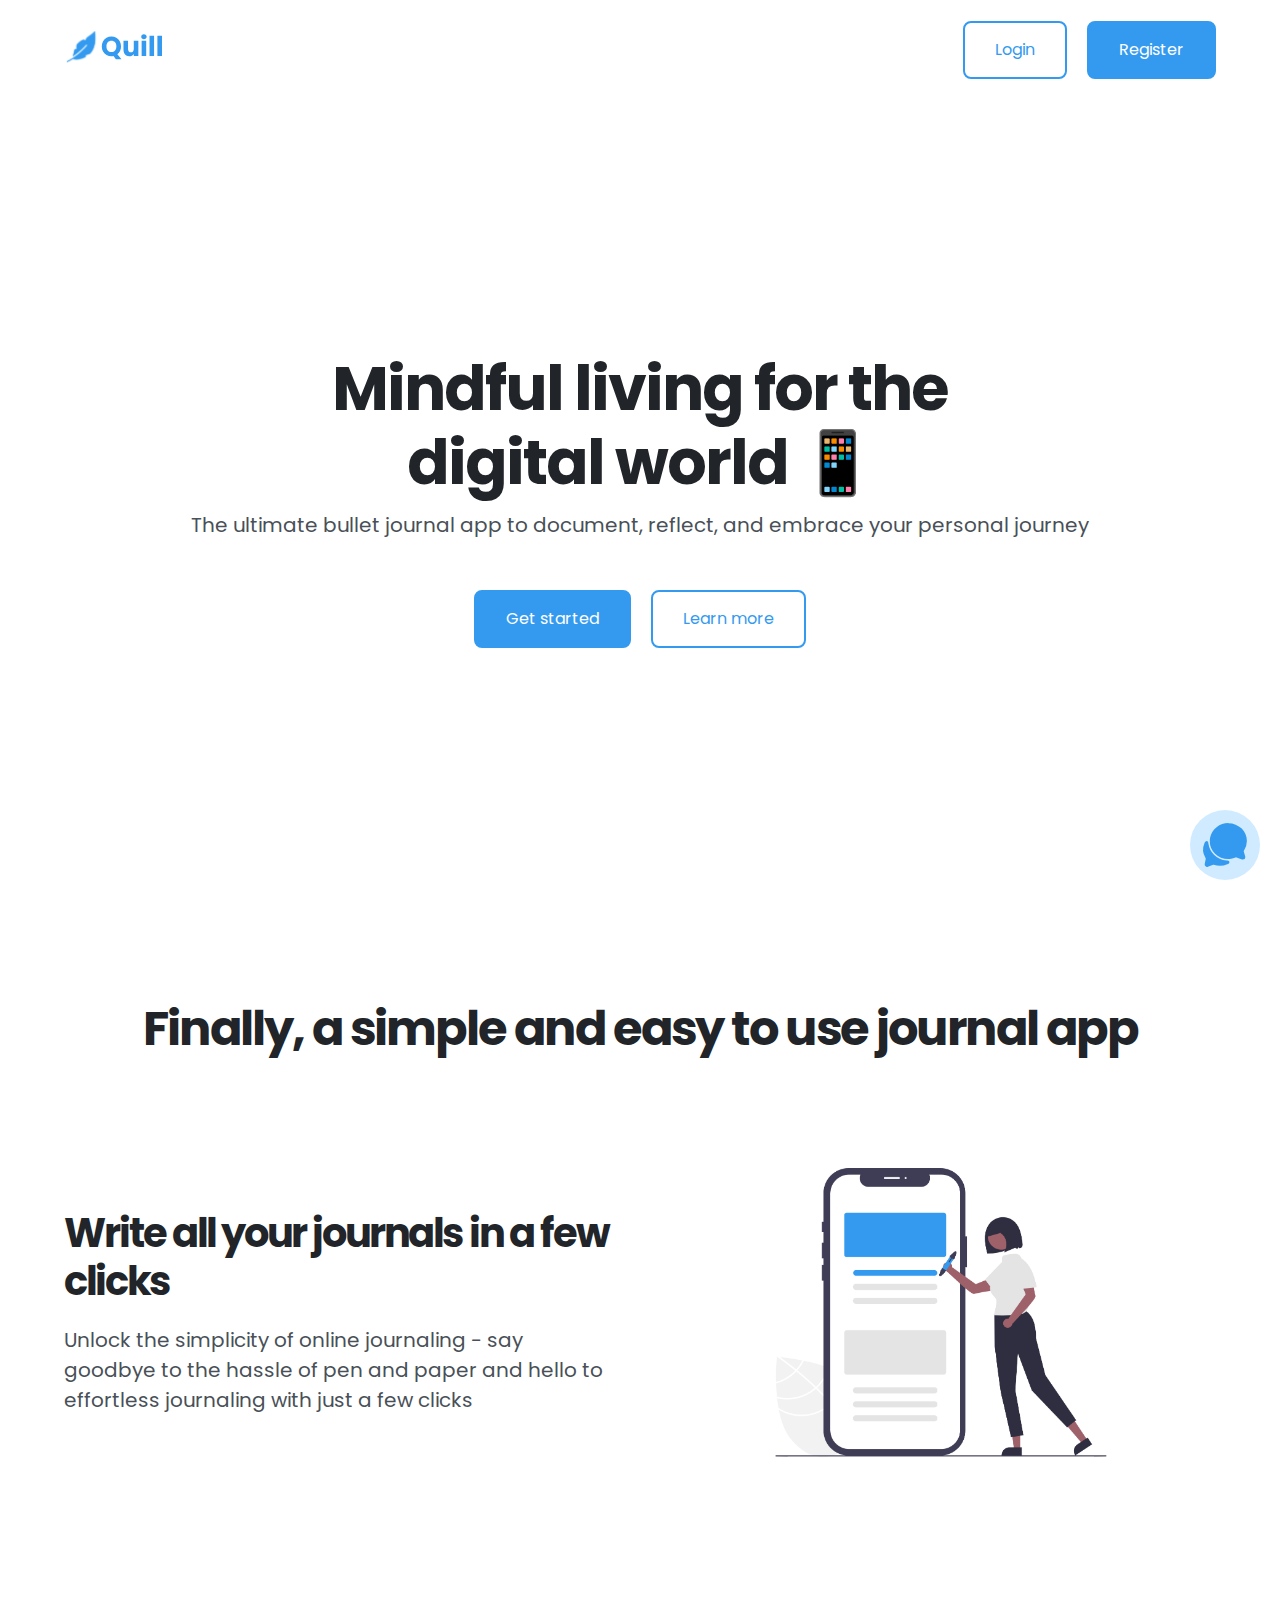
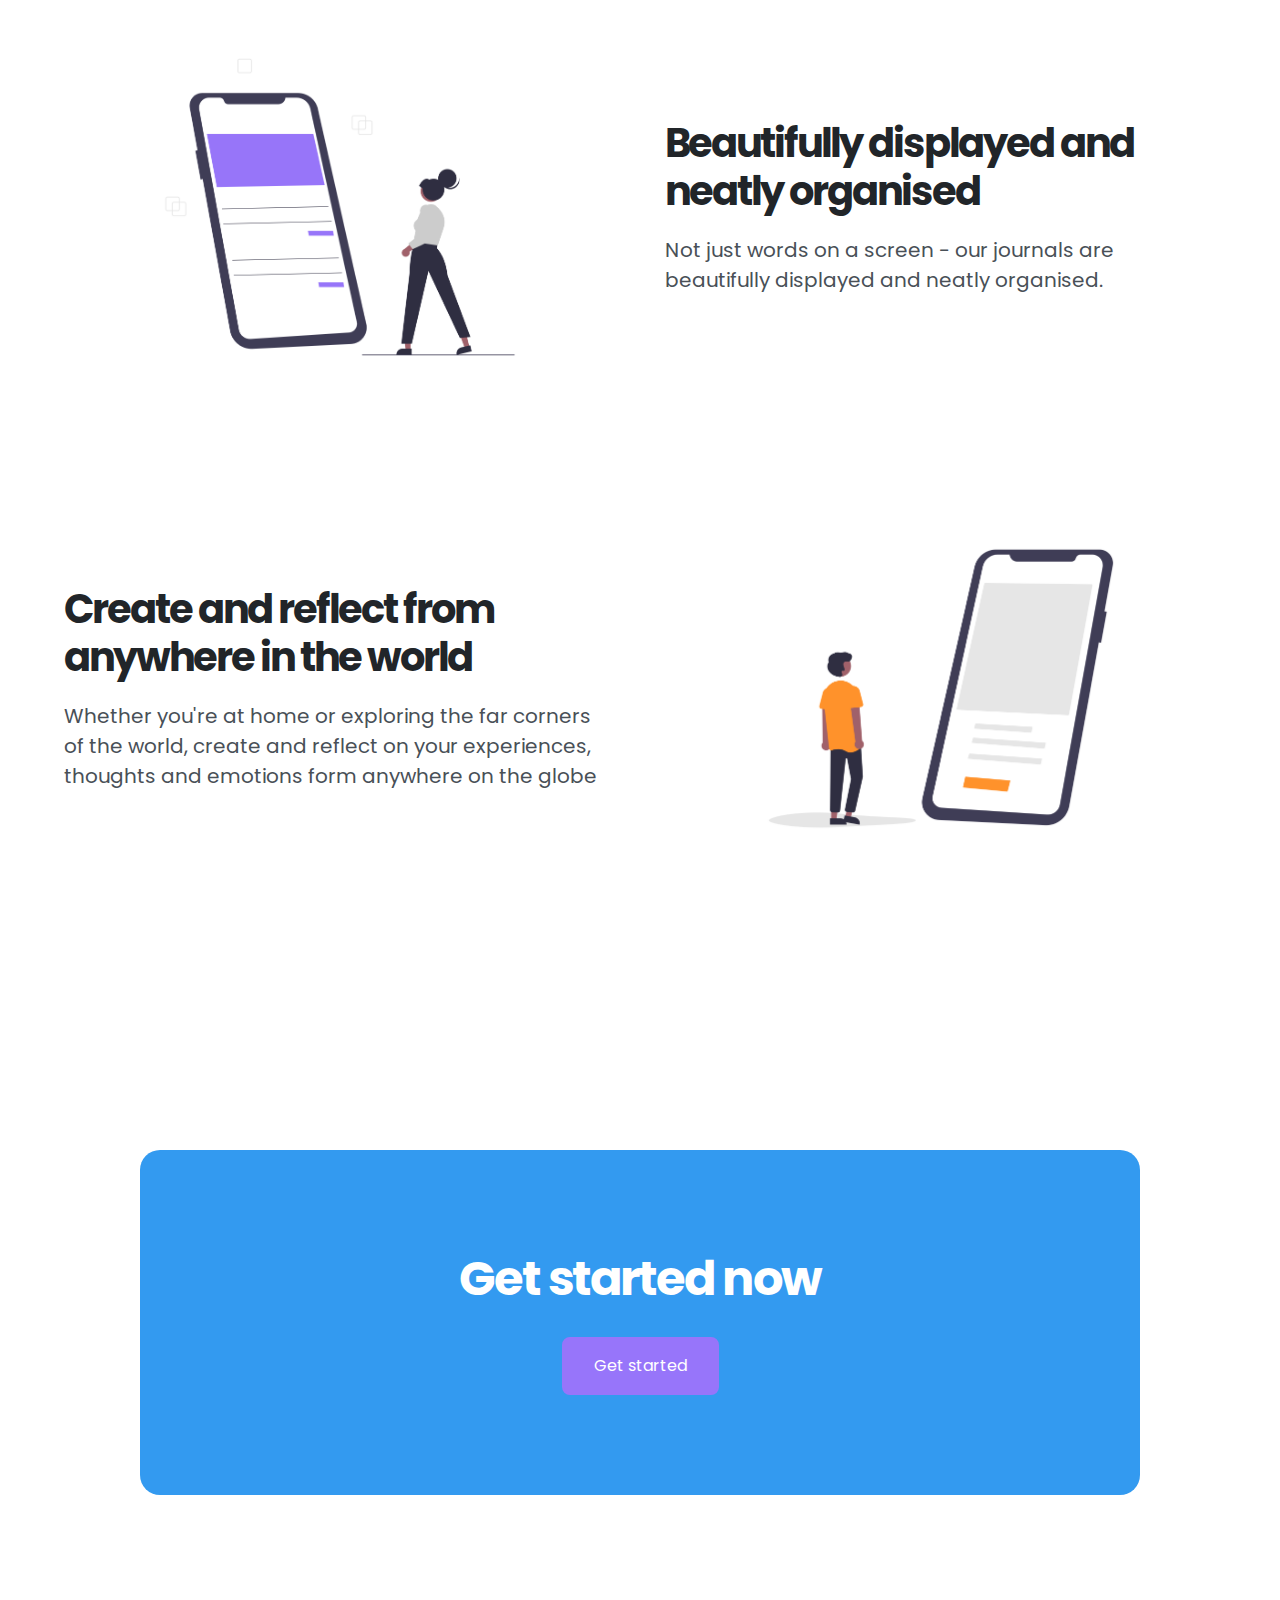
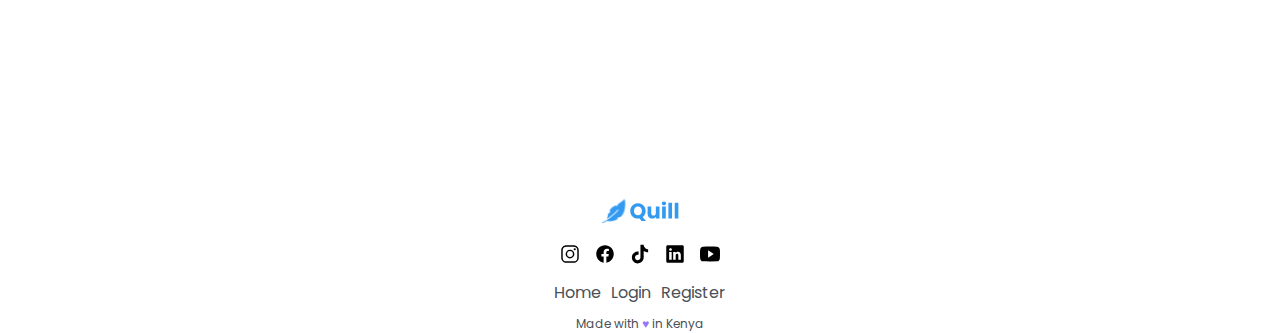
<file: index.html>
<!DOCTYPE html>
<html lang="en">
<head>
    <meta charset="UTF-8">
    <meta name="viewport" content="width=device-width, initial-scale=1.0">
    <link rel="preconnect" href="https://fonts.googleapis.com">
    <link rel="preconnect" href="https://fonts.gstatic.com" crossorigin>
    <link href="https://fonts.googleapis.com/css2?family=Poppins:ital,wght@0,100;0,200;0,300;0,400;0,500;0,600;0,700;0,800;0,900;1,100;1,200;1,300;1,400;1,500;1,600;1,700;1,800;1,900&display=swap" rel="stylesheet">
    <link rel="stylesheet" href="app.css">
    <link rel="stylesheet" href="queries.css">
    <title>Quill</title>
</head>
<body>
  <div class="container">
    <header>
      <!-- NAVIGATION -->
      <nav class="navbar">
        <a href="index.html"><img class="logo-md" src="images/quill.svg" alt="quill logo"></a>
        <ul class="nav-btn-container">
          <li><a class="btn btn-primary-outline" href="login.html">Login</a></li>
          <li><a class="btn btn-primary" href="register.html">Register</a></li>
        </ul>
      </nav>  
  
      <!-- HERO SECTION -->
      <section class="hero-section">
        <h1 class="hero-heading"><span>Mindful living</span> for the <br class="hero-heading-break"> digital world 📱</h1>
        <p class="hero-paragraph">The ultimate bullet journal app to document, reflect, and embrace your personal journey</p>
        <ul class="hero-btn-container">
          <li><a class="btn btn-primary" href="register.html">Get started</a></li>
          <li><a class="btn btn-primary-outline" href="#features">Learn more</a></li>
        </ul>
      </section> 
    </header>     
  
    <main>
      <!-- FEATURE SECTION -->
      <section class="features-section">
        <h2 class="features-main-heading">Finally, a <span>simple and easy</span> to use journal app</h2>
        <div class="features-grid-container">
          <div>
            <h3 class="feature-headings">Write all your journals in a few clicks</h3>
            <p>Unlock the simplicity of online journaling - say goodbye to the hassle of pen and paper and hello to effortless journaling with just a few clicks</p>
          </div>
          <img class="feature-img" src="images/features-1.png" alt="simple online journaling">
          <div>
            <h3 class="feature-headings">Beautifully displayed and neatly organised</h3>
            <p>Not just words on a screen - our journals are beautifully displayed and neatly organised.</p>
          </div>
          <img class="feature-img feature-img-swap-order" src="images/features-2.png" alt="beautifly displayed journals">
          <div>
            <h3 class="feature-headings">Create and reflect from anywhere in the world</h3>
            <p>Whether you're at home or exploring the far corners of the world, create and reflect on your experiences, thoughts and emotions form anywhere on the globe</p>
          </div>
          <img class="feature-img" src="images/features-3.png" alt="create journals anywhere">
        </div>
      </section>    
  
      <!-- CTA SECTION -->
      <section class="cta-section">
        <div class="cta-card">
          <h2 class="cta-heading">Get started now</h2>
          <a class="btn btn-secondary" href="register.html">Get started</a>
        </div>      
      </section> 
    </main>      
  
      <!-- FOOTER -->
      <footer class="footer">
        <a href="index.html"><img class="logo-sm" src="images/quill.svg" alt="quill logo"></a>    
        <ul class="social-icons-container">
          <li><a href="https://www.instagram.com"><img class="social-icons" src="images/instagram.svg" alt="instagram logo"></a></li>
          <li><a href="https://www.facebook.com"><img class="social-icons" src="images/facebook.svg" alt="facebook logo"></a></li>
          <li><a href="https://www.tiktok.com"><img class="social-icons" src="images/tiktok.svg" alt="tiktok logo"></a></li>
          <li><a href="https://www.linkedin.com"><img class="social-icons" src="images/linkedin.svg" alt="linkedin logo"></a></li>
          <li><a href="https://www.youtube.com"><img class="social-icons" src="images/youtube.svg" alt="youtube logo"></a></li>
        </ul>
        <ul class="footer-links-container">
          <li><a href="index.html">Home</a></li>
          <li><a href="login.html">Login</a></li>
          <li><a href="register.html">Register</a></li>
        </ul>
  
        <p class="small-text">Made with <span class="heart-icon">♥︎</span> in Kenya</p>
      </footer>
  </div>

  <div class="chat-container">
    <img class="chat-icon" src="images/chat.svg" alt="chat icon">
  </div>
  
</body>
</html>
</file>
<file: app.css>
/* -------------- GLOBAL STYLES -------------- */

:root {
  /* FONT SIZE */
  --text-sm: 1.2rem; 
  --text-base: 1.6rem;
  --text-paragraph: 2rem;
  --text-h5: 2.4rem;
  --text-h4: 3.2rem;
  --text-h3: 4rem;
  --text-h2: 4.8rem;
  --text-h1: 6.2rem; 

  /* FONT WEIGHT */
  --font-weight-normal: 400;
  --font-weight-bold: 700;

  /* LINE HEIGHT */
  --line-height-tight: 1.2;
  --line-height-normal: 1.5;

  /* LETTER SPACING */
  --letter-spcaing-tight: -2px;

  /* FONT FAMILY */
  --font-family: "Poppins", sans-serif;

  /* COLORS */
  --primary-base: #339af0;
  --primary-tint: #d0ebff;
  --primary-shade: #1c7ed6; 
  --secondary-base: #9775fa;
  --secondary-tint: #e5dbff;
  --secondary-shade: #7048e8;
  --tertairy-base: #ff922b;
  --tertiary-tint: #ffe8cc;
  --tertiary-shade: #f76707 ;
  --grey-base: #495057;
  --grey-tint: #f1f3f5;
  --grey-shade: #212529;
  --white: #ffffff;
  --black: #000000;   

  /* MISCELLANEOUS */
  --nav-height: 100px;
}

* {
  box-sizing: border-box;
  margin: 0;
  padding: 0;
}

html {
  font-size: 62.5%;
}

body {
  font-family: var(--font-family);
  font-weight: var(--font-weight-normal);
  line-height: var(--line-height-normal);
  color: var(--grey-base);
}

.container {
  max-width: 1200px;
  width: 90%;
  margin: 0 auto;
}

h1, h2, h3 {
  font-weight: var(--font-weight-bold);
  line-height: var(--line-height-tight);
  letter-spacing: var(--letter-spcaing-tight);
  color: var(--grey-shade);
}

h1 {
  font-size: var(--text-h1);
}

h2 {
  text-align: center;
  font-size: var(--text-h2);
}

h3 {
  font-size: var(--text-h3);
}

p {
  font-size: var(--text-paragraph);
}

a {
  text-decoration: none;
  font-size: var(--text-base);
  display: inline-block;
}

a:link, a:visited, a:hover, a:active {
  color: var(--grey-base);
}

ul {
  list-style: none;
}

.small-text {
  font-size: var(--text-sm);
}

/* -------------- COMPONENTS -------------- */

.btn {
  font-weight: var(--font-weight-normal);
  font-size: var(--text-base);
  text-decoration: none;
  padding: 1.5rem 3rem;
  border-radius: 8px;
}

.btn-primary:link, .btn-primary:visited {
  color: var(--white);
  background-color: var(--primary-base);
  border: 2px solid var(--primary-base);
}

.btn-primary:hover, .btn-primary:active {
  color: var(--white);
  background-color: var(--primary-shade);
  border: 2px solid var(--primary-shade);
}

.btn-primary-outline:link, .btn-primary-outline:visited {
  color: var(--primary-base);
  background-color: var(--white);
  border: 2px solid var(--primary-base);
}

.btn-primary-outline:hover, .btn-primary-outline:active {
  color: var(--primary-shade);
  background-color: var(--white);
  border: 2px solid var(--primary-shade);
}

.btn-secondary:link, .btn-secondary:visited {
  color: var(--white);
  background-color: var(--secondary-base);
  border: 2px solid var(--secondary-base);
}

.btn-secondary:hover, .btn-secondary:active {
  color: var(--white);
  background-color: var(--secondary-shade);
  border: 2px solid var(--secondary-shade);
}

.logo-md {
  width: 100px;
}

.logo-sm {
  width: 80px;
}

.chat-container {
  height: 7rem;
  width: 7rem;
  background-color: var(--primary-tint);
  border-radius: 50%;
  display: flex;
  justify-content: center;
  align-items: center;
  position: fixed;
  bottom: 2rem;
  right: 2rem;
}

.chat-icon {
  width: 5rem;
  height: 5rem;
}

.modal {
  position: fixed;
  top: 0;
  left: 0;
  width: 100%;
  height: 100%;
  background-color: white;
  display: flex;
  flex-direction: column;
  align-items: center;
  justify-content: center;
  z-index: 999;
}

/* -------------- SECTIONS -------------- */

/* ------- NAVBAR ------- */

.navbar {
  height: var(--nav-height);
  display: flex;
  justify-content: space-between;
  align-items: center;
}

.nav-btn-container {
  display: flex;
  gap: 2rem;
}

/* ------- HERO SECTION ------- */

.hero-section {
  height: calc(100vh - var(--nav-height));
  min-height: 400px;
  margin-bottom: 10rem;
  display: flex;
  flex-direction: column;
  justify-content: center;
  align-items: center;
}

.hero-heading {
  margin-bottom: 1rem;
  text-align: center;
}

.hero-paragraph {
  margin-bottom: 5rem;
  text-align: center;
}

.hero-btn-container {
  display: flex;
  gap: 2rem;
}

/* ------- FEATURES SECTION ------- */

.features-section {
  margin-bottom: 30rem;
}

.features-main-heading {
  text-align: center;
  margin-bottom: 8rem;
}

.features-grid-container {
  display: grid;
  grid-template-columns: 1fr 1fr;
  row-gap: 15rem;
  column-gap: 5rem;
  justify-items: center;
  align-items: center;
}

.feature-img-swap-order {
  grid-row: 2 / 3;
  grid-column: 1 / 2;
}

.feature-headings {
  margin-bottom: 2rem;
}

.feature-img {
  max-width: 400px;
  width: 100%;
}

/* ------- CTA SECTION ------- */

.cta-section {  
  margin-bottom: 30rem;
  display: flex;
  justify-content: center;
}

.cta-card {
  text-align: center;
  background-color: var(--primary-base);
  max-width: 1000px;
  width: 100%;
  padding: 10rem 20rem;
  border-radius: 20px;
}

.cta-heading {
  margin-bottom: 3rem;
  color: var(--white);
}

/* ------- FOOTER ------- */

.footer {
  display: flex;
  flex-direction: column;
  align-items: center;
  gap: 1rem;
}

.social-icons-container {
  display: flex;
  gap: 1.5rem;
}

.footer-links-container {
  display: flex;
  gap: 1rem;
}

.social-icons {
  width: 20px;
}

.heart-icon {
  color: var(--secondary-base);
}
</file>
<file: queries.css>
/* LG - SMALL LAPTOPS: 1024px - 1280px */

@media (max-width: 72rem) {
  /* 1150px / 16px = 72rem */
  /* 72rem x 16px = 1152px */

  html {
      font-size: 56.25%;
      /* 9px / 16px = 56.25% */
  }

  .features-grid-container {
      column-gap: 2rem;
  }

  .cta-section {
      margin-bottom: 20rem;
  }
}

/* MD - TABLETS: 768px - 1024px */

@media (max-width: 51rem) {
  /* 815px / 16px = 51rem */
  /* 51rem x 16px = 816px */

  html {
      font-size: 50%;
      /* 8px / 16px = 50% */
  }
}

/* SM - PHONE LANDSCAPE: 572px - 768px */

@media (max-width: 43rem) {
  /* 680px / 16px = 43rem */
  /* 43rem x 16px =  688px*/

  html {
      font-size: 43.75%;
      /* 7px / 16px = 43.75% */        
  }

  .cta-card {
      padding: 8rem 16rem;
  }

  .features-section {
      margin-bottom: 20rem;
  }

  .features-grid-container {
      row-gap: 5rem;
      column-gap: 0.5rem;
  }
}

/* Xs - PHONE PORTRAIAT: < 576px */

@media (max-width: 34rem) {
  /* 530px / 16px = 34rem */
  /* 34rem x 16px = 544px */

  html {
      font-size: 37.5%;
      /* 6px / 16px = 37.5% */        
  }

  .hero-heading-break {
      display: none;
  }

  .hero-section {
      height: auto;
  }

  .features-grid-container {
      grid-template-columns: 1fr;
  }

  .feature-img-swap-order {
      grid-row: auto;
      grid-column: auto;
  }

  .cta-card {
      padding: 8rem 6rem;
  }
}
</file>
